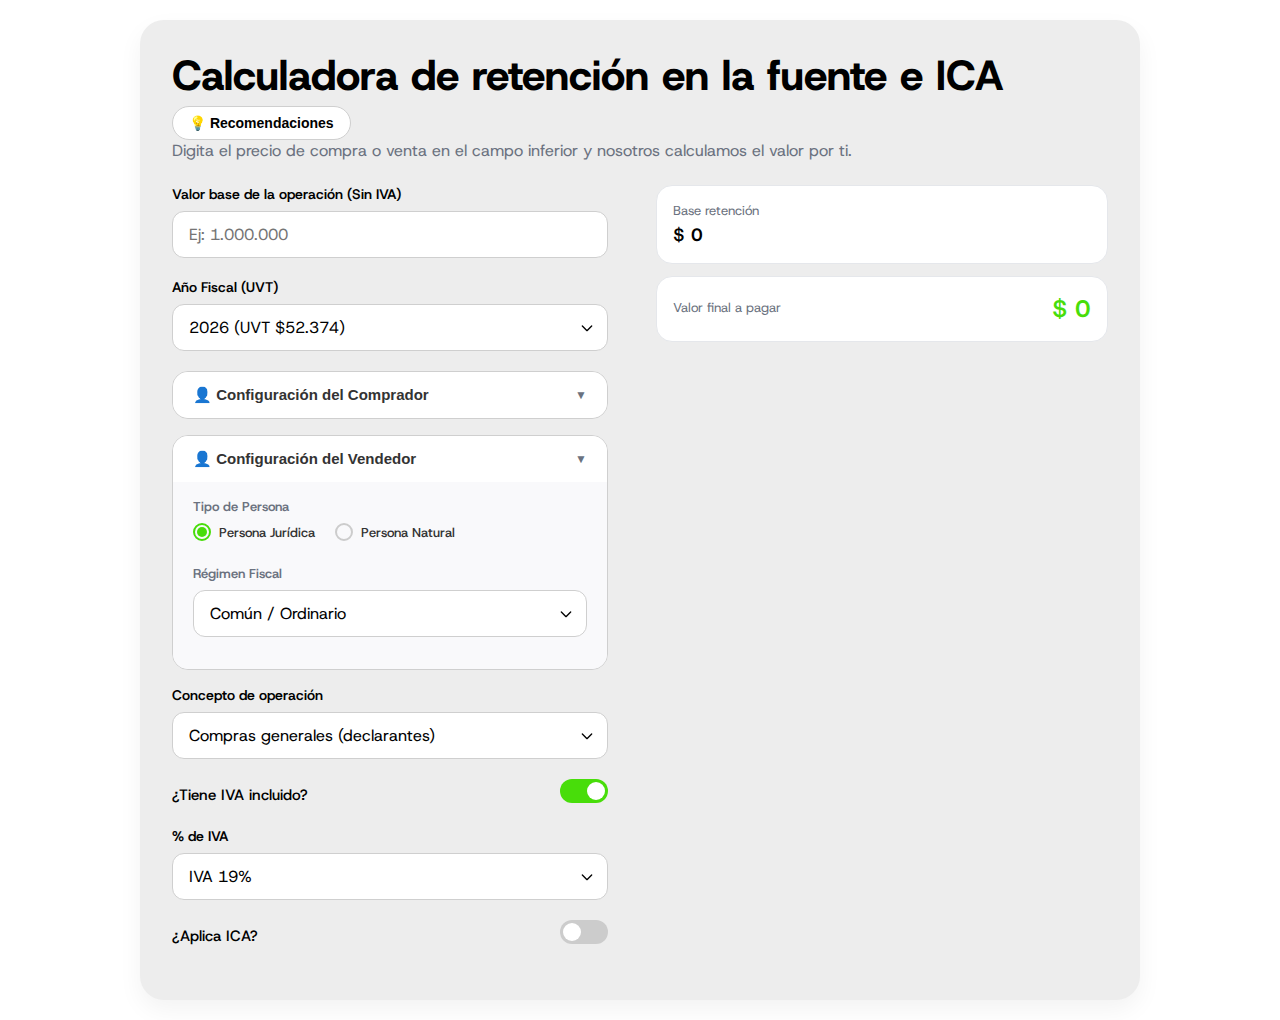
<file: index.html>
<!DOCTYPE html>
<html lang="es">

<head>
  <meta charset="UTF-8">
  <meta name="viewport" content="width=device-width, initial-scale=1.0">
  <title>Calculadora de Retención e ICA | Réplica</title>
  <link rel="preconnect" href="https://fonts.googleapis.com">
  <link rel="preconnect" href="https://fonts.gstatic.com" crossorigin>
  <link href="https://fonts.googleapis.com/css2?family=Host+Grotesk:wght@400;600;700;800&display=swap" rel="stylesheet">
  <link rel="stylesheet" href="style.css">
</head>

<body>
  <main class="calc-container">
    <header>
      <div class="header-top">
        <h1>Calculadora de retención en la fuente e ICA</h1>
        <button id="open-info" class="info-btn">💡 Recomendaciones</button>
      </div>
      <p class="instruction">Digita el precio de compra o venta en el campo inferior y nosotros calculamos el valor por
        ti.</p>
    </header>

    <!-- Modal Informatico -->
    <div id="info-modal" class="modal-overlay hidden">
      <div class="modal-content">
        <h2>Recomendaciones antes de aplicar retenciones</h2>
        <div class="modal-body">
          <ul>
            <li><strong>Revisa el RUT del proveedor o cliente:</strong> Verifica si es gran contribuyente,
              autorretenedor, régimen o si tiene exenciones. Esto define si debes aplicar retención.</li>
            <li><strong>Ten en cuenta los montos mínimos:</strong> Algunas retenciones solo aplican si el valor supera
              cierto umbral.</li>
            <li><strong>Confirma si la operación genera retención:</strong> No todas las compras o servicios aplican.
              Algunas actividades están exentas.</li>
            <li><strong>Considera la ciudad para calcular ICA:</strong> El porcentaje de ICA cambia según la ciudad y la
              actividad económica.</li>
            <li><strong>Conserva los soportes:</strong> Guarda RUT, certificados y facturas para efectos contables y
              tributarios.</li>
          </ul>
          <div class="modal-tip">
            <p><strong>Tip:</strong> Aplicar correctamente las retenciones mejora la reputación de tu negocio y evita
              conflictos por descuentos indebidos.</p>
          </div>
        </div>
        <p class="modal-footer">Haz clic en cualquier parte para cerrar</p>
      </div>
    </div>

    <div class="calc-content">
      <div class="calculator-form">
        <div class="input-group">
          <label for="price">Valor base de la operación (Sin IVA)</label>
          <input type="number" id="price" placeholder="Ej: 1.000.000" min="0">
        </div>

        <div class="input-group">
          <label for="uvt-year">Año Fiscal (UVT)</label>
          <select id="uvt-year">
            <option value="2025">2025 (UVT $49.799)</option>
            <option value="2026" selected>2026 (UVT $52.374)</option>
          </select>
        </div>

        <!-- Acuerdo: Configuración del Comprador -->
        <div class="accordion">
          <button type="button" class="accordion-header" id="buyer-toggle">
            <span class="accordion-title">👤 Configuración del Comprador</span>
            <span class="accordion-icon">▼</span>
          </button>
          <div class="accordion-content" id="buyer-content">
            <div class="inner-input-group">
              <label>Tipo de Persona</label>
              <div class="radio-group">
                <label class="radio-item">
                  <input type="radio" name="buyer-type" value="juridica" checked>
                  <span class="radio-label">Persona Jurídica</span>
                </label>
                <label class="radio-item">
                  <input type="radio" name="buyer-type" value="natural">
                  <span class="radio-label">Persona Natural</span>
                </label>
              </div>
            </div>
            <div class="inner-input-group">
              <label for="buyer-regime">Régimen Fiscal</label>
              <select id="buyer-regime">
                <option value="ordinario">Común / Ordinario</option>
                <option value="gran_contribuyente">Gran Contribuyente (O-13)</option>
                <option value="autorretenedor">Autorretenedor (O-15)</option>
                <option value="regimen_simple">Régimen Simple (O-47)</option>
              </select>
            </div>
            <div class="inner-input-group">
              <div class="switch-group" style="padding: 0; margin-bottom: 10px;">
                <span class="switch-label" style="font-weight: 500; font-size: 0.9rem;">¿Es agente de retención de
                  IVA?</span>
                <label class="switch">
                  <input type="checkbox" id="is-reteiva-agent">
                  <span class="slider"></span>
                </label>
              </div>
            </div>
            <div id="reteiva-rate-group" class="inner-input-group hidden">
              <label for="reteiva-rate">Tarifa de ReteIVA</label>
              <select id="reteiva-rate">
                <option value="15">15% (General)</option>
                <option value="100">100% (Entidades Estatales / Otros)</option>
              </select>
            </div>
          </div>
        </div>

        <!-- Acuerdo: Configuración del Vendedor -->
        <div class="accordion">
          <button type="button" class="accordion-header" id="seller-toggle">
            <span class="accordion-title">👤 Configuración del Vendedor</span>
            <span class="accordion-icon">▼</span>
          </button>
          <div class="accordion-content active" id="seller-content">
            <div class="inner-input-group">
              <label>Tipo de Persona</label>
              <div class="radio-group">
                <label class="radio-item">
                  <input type="radio" name="seller-type" value="juridica" checked>
                  <span class="radio-label">Persona Jurídica</span>
                </label>
                <label class="radio-item">
                  <input type="radio" name="seller-type" value="natural">
                  <span class="radio-label">Persona Natural</span>
                </label>
              </div>
            </div>
            <div class="inner-input-group">
              <label for="seller-regime">Régimen Fiscal</label>
              <select id="seller-regime">
                <option value="ordinario">Común / Ordinario</option>
                <option value="declarante">Persona Natural Declarante</option>
                <option value="no_declarante">Persona Natural No Declarante</option>
                <option value="gran_contribuyente">Gran Contribuyente (O-13)</option>
                <option value="autorretenedor">Autorretenedor (O-15)</option>
                <option value="regimen_simple">Régimen Simple (O-47)</option>
              </select>
            </div>
          </div>
        </div>

        <div class="input-group">
          <label for="concept">Concepto de operación</label>
          <select id="concept">
            <optgroup label="🛒 Compras">
              <option value="compras_generales">Compras generales (declarantes)</option>
              <option value="compras_tarjeta">Compras con tarjeta débito/crédito</option>
              <option value="compras_agricolas_sin_procesamiento">Productos agrícolas o pecuarios sin procesamiento
              </option>
              <option value="compras_agricolas_con_procesamiento">Productos agrícolas o pecuarios con procesamiento
              </option>
              <option value="compras_cafe">Café pergamino o cereza</option>
              <option value="compras_combustibles">Combustibles derivados del petróleo</option>
              <option value="compras_vehiculos">Vehículos</option>
            </optgroup>
            <optgroup label="🛠️ Servicios">
              <option value="servicios_generales">Servicios generales</option>
              <option value="servicios_vigilancia_aseo">Servicios de aseo y vigilancia</option>
              <option value="servicios_temporales">Servicios temporales de empleo</option>
              <option value="servicios_hoteles_restaurantes">Servicios de hoteles y restaurantes</option>
            </optgroup>
            <optgroup label="🏠 Arrendamientos">
              <option value="arrendamiento_inmuebles">Arrendamiento de bienes inmuebles</option>
              <option value="arrendamiento_muebles">Arrendamiento de bienes muebles</option>
            </optgroup>
            <optgroup label="💼 Honorarios y Comisiones">
              <option value="honorarios_juridica">Honorarios y comisiones (Personas Jurídicas)</option>
              <option value="honorarios_natural">Honorarios y comisiones (Personas Naturales)</option>
            </optgroup>
            <optgroup label="🚚 Transporte">
              <option value="transporte_carga">Transporte de carga</option>
              <option value="transporte_pasajeros_terrestre">Transporte nacional de pasajeros (terrestre)</option>
            </optgroup>
            <optgroup label="💰 Financieros">
              <option value="rendimientos_financieros">Rendimientos financieros</option>
            </optgroup>
            <optgroup label="🏗️ Construcción">
              <option value="contratos_construccion">Contratos de construcción y urbanización</option>
            </optgroup>
            <optgroup label="📊 Otros Ingresos">
              <option value="otros_ingresos">Otros ingresos tributarios</option>
            </optgroup>
          </select>
        </div>

        <div class="switch-group">
          <span class="switch-label">¿Tiene IVA incluido?</span>
          <label class="switch">
            <input type="checkbox" id="has-iva" checked>
            <span class="slider"></span>
          </label>
        </div>

        <div id="iva-select-group" class="input-group">
          <label for="iva-rate">% de IVA</label>
          <select id="iva-rate">
            <option value="19">IVA 19%</option>
            <option value="5">IVA 5%</option>
            <option value="0">Sin IVA (0%)</option>
          </select>
        </div>

        <div class="switch-group">
          <span class="switch-label">¿Aplica ICA?</span>
          <label class="switch">
            <input type="checkbox" id="apply-ica">
            <span class="slider"></span>
          </label>
        </div>

        <div id="ica-input-group" class="input-group hidden">
          <label for="ica-rate">% de retención de ICA</label>
          <input type="number" id="ica-rate" placeholder="Ej: 11.04" step="0.01">
        </div>
      </div>

      <div class="results-grid">
        <div class="result-card">
          <div class="result-label">Base retención</div>
          <div class="result-value" id="res-base">$0</div>
        </div>
        <div class="result-card" id="card-iva">
          <div class="result-label">Valor IVA</div>
          <div class="result-value" id="res-iva">$0</div>
        </div>
        <div class="result-card hidden" id="card-auto">
          <div class="result-label">
            Autorretención (Compra RST)
          </div>
          <div class="result-value" id="res-auto">$0</div>
        </div>
        <div class="result-card" id="card-rete">
          <div class="result-label">
            Retención fuente <span class="percentage-badge" id="badge-rete">2.5%</span>
          </div>
          <div class="result-value" id="res-rete">$0</div>
        </div>
        <div class="result-card" id="card-reteiva">
          <div class="result-label">
            Retención IVA <span class="percentage-badge" id="badge-reteiva">15% s/IVA</span>
          </div>
          <div class="result-value" id="res-reteiva">$0</div>
        </div>
        <div class="result-card" id="card-ica">
          <div class="result-label">
            Retención ICA <span class="percentage-badge hidden" id="badge-ica">0%</span>
          </div>
          <div class="result-value" id="res-ica">$0</div>
        </div>
        <div class="result-card full-width final-total">
          <div class="result-label">Valor final a pagar</div>
          <div class="result-value" id="res-total">$0</div>
        </div>
      </div>
    </div>
  </main>

  <script src="script.js"></script>
</body>

</html>
</file>
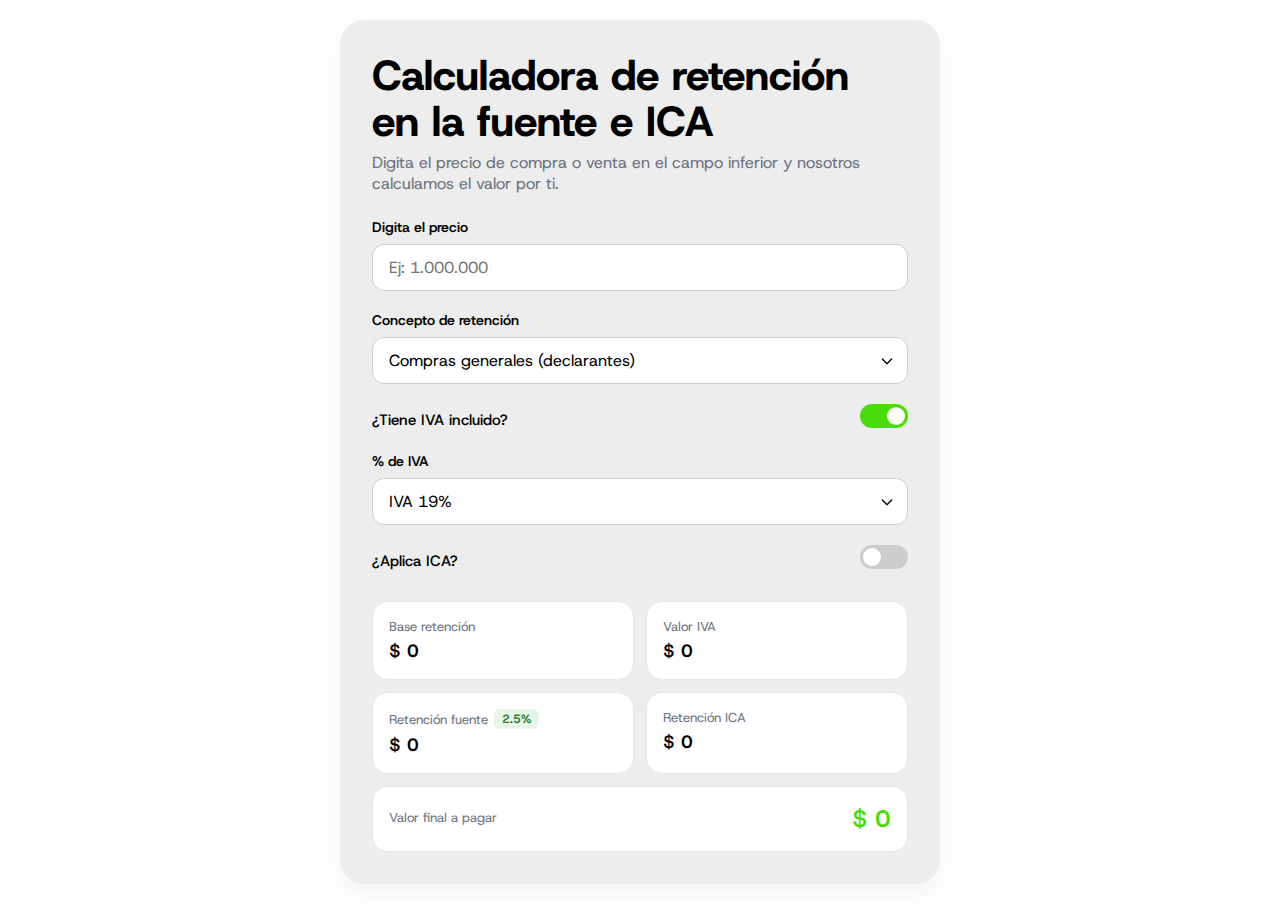
<file: backup/index.html>
<!DOCTYPE html>
<html lang="es">
<head>
  <meta charset="UTF-8">
  <meta name="viewport" content="width=device-width, initial-scale=1.0">
  <title>Calculadora de Retención e ICA | Réplica</title>
  <link rel="preconnect" href="https://fonts.googleapis.com">
  <link rel="preconnect" href="https://fonts.gstatic.com" crossorigin>
  <link href="https://fonts.googleapis.com/css2?family=Host+Grotesk:wght@400;600;700;800&display=swap" rel="stylesheet">
  <link rel="stylesheet" href="style.css">
</head>
<body>
  <main class="calc-container">
    <header>
      <h1>Calculadora de retención en la fuente e ICA</h1>
      <p class="instruction">Digita el precio de compra o venta en el campo inferior y nosotros calculamos el valor por ti.</p>
    </header>

    <div class="calculator-form">
      <div class="input-group">
        <label for="price">Digita el precio</label>
        <input type="number" id="price" placeholder="Ej: 1.000.000" min="0">
      </div>

      <div class="input-group">
        <label for="concept">Concepto de retención</label>
        <select id="concept">
          <option value="purchases-declarants" data-rate="2.5">Compras generales (declarantes)</option>
          <option value="purchases-non-declarants" data-rate="3.5">Compras generales (no declarantes)</option>
          <option value="services-declarants" data-rate="4">Servicios generales (declarantes)</option>
          <option value="services-non-declarants" data-rate="6">Servicios generales (no declarantes)</option>
          <option value="fees-declarants" data-rate="11">Honorarios y comisiones (declarantes)</option>
          <option value="fees-non-declarants" data-rate="10">Honorarios y comisiones (no declarantes)</option>
          <option value="purchases-card" data-rate="1.5">Compras con tarjeta débito o crédito</option>
        </select>
      </div>

      <div class="switch-group">
        <span class="switch-label">¿Tiene IVA incluido?</span>
        <label class="switch">
          <input type="checkbox" id="has-iva" checked>
          <span class="slider"></span>
        </label>
      </div>

      <div id="iva-select-group" class="input-group">
        <label for="iva-rate">% de IVA</label>
        <select id="iva-rate">
          <option value="19">IVA 19%</option>
          <option value="5">IVA 5%</option>
          <option value="0">Sin IVA (0%)</option>
        </select>
      </div>

      <div class="switch-group">
        <span class="switch-label">¿Aplica ICA?</span>
        <label class="switch">
          <input type="checkbox" id="apply-ica">
          <span class="slider"></span>
        </label>
      </div>

      <div id="ica-input-group" class="input-group hidden">
        <label for="ica-rate">% de retención de ICA</label>
        <input type="number" id="ica-rate" placeholder="Ej: 11.04" step="0.01">
      </div>
    </div>

    <div class="results-grid">
      <div class="result-card">
        <div class="result-label">Base retención</div>
        <div class="result-value" id="res-base">$0</div>
      </div>
      <div class="result-card">
        <div class="result-label">Valor IVA</div>
        <div class="result-value" id="res-iva">$0</div>
      </div>
      <div class="result-card">
        <div class="result-label">
          Retención fuente <span class="percentage-badge" id="badge-rete">2.5%</span>
        </div>
        <div class="result-value" id="res-rete">$0</div>
      </div>
      <div class="result-card">
        <div class="result-label">
          Retención ICA <span class="percentage-badge hidden" id="badge-ica">0%</span>
        </div>
        <div class="result-value" id="res-ica">$0</div>
      </div>
      <div class="result-card full-width final-total">
        <div class="result-label">Valor final a pagar</div>
        <div class="result-value" id="res-total">$0</div>
      </div>
    </div>
  </main>

  <script src="script.js"></script>
</body>
</html>
</file>
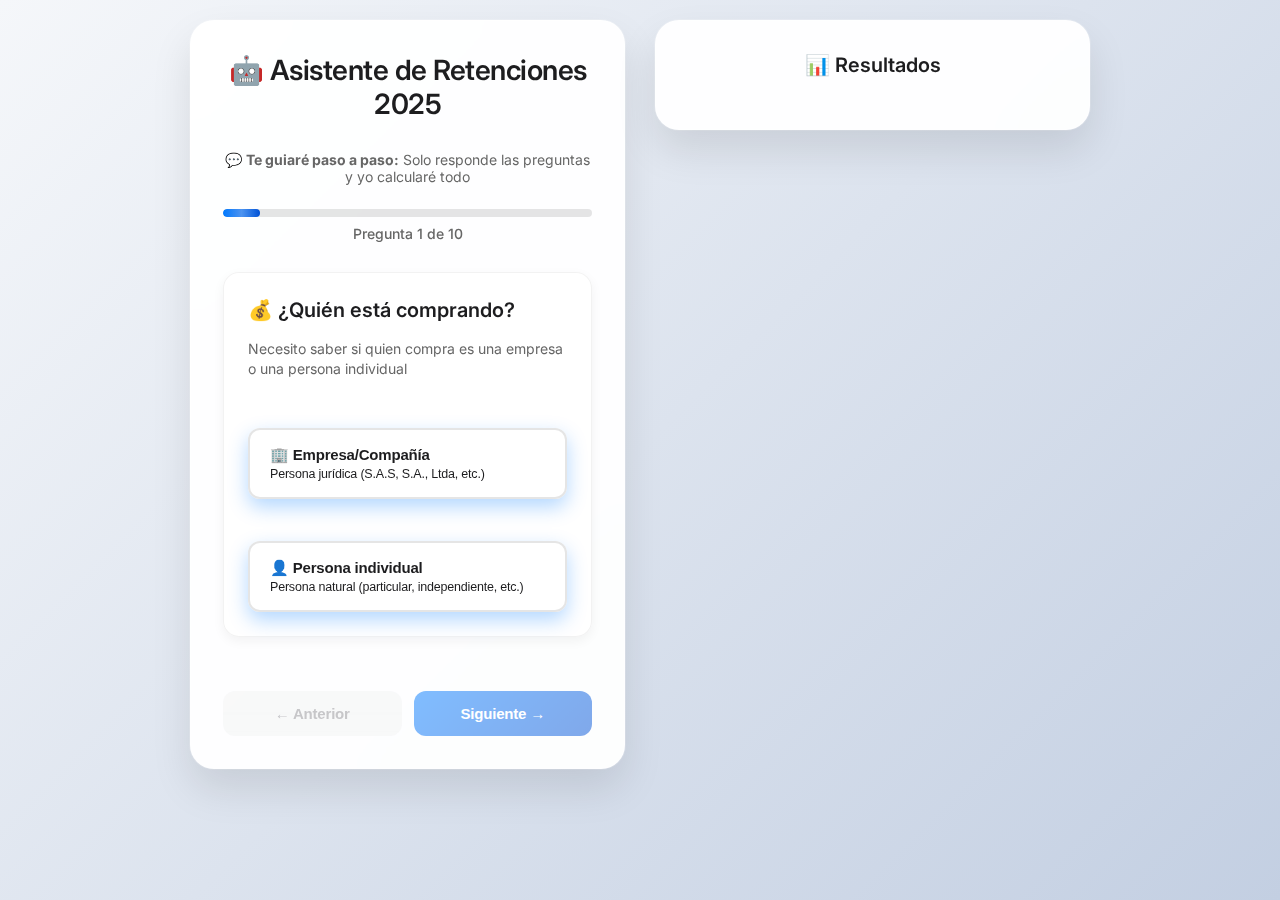
<file: EJEMPLO/AUXILIAR IBAGUE.html>
<!DOCTYPE html>
<html lang="es">

<head>
  <meta charset="UTF-8" />
  <meta name="viewport" content="width=device-width, initial-scale=1.0" />
  <title>Calculadora de Retención - Colombia 2025</title>
  <link href="https://fonts.googleapis.com/css2?family=Inter:wght@400;600&display=swap" rel="stylesheet" />
  <style>
    * {
      box-sizing: border-box;
      margin: 0;
      padding: 0;
    }

    body {
      font-family: -apple-system, BlinkMacSystemFont, 'Segoe UI', 'Inter', sans-serif;
      background: linear-gradient(135deg, #f5f7fa 0%, #c3cfe2 100%);
      padding: 20px;
      display: flex;
      justify-content: center;
      align-items: flex-start;
      min-height: 100vh;
      color: #1d1d1f;
    }

    .main-container {
      display: grid;
      grid-template-columns: 1fr 1fr;
      gap: 30px;
      max-width: 900px;
      width: 100%;
      margin: 0 auto;
    }

    .form-container {
      background: rgba(255, 255, 255, 0.95);
      backdrop-filter: blur(20px);
      border-radius: 24px;
      padding: 32px;
      box-shadow:
        0 20px 40px rgba(0, 0, 0, 0.1),
        0 0 0 1px rgba(255, 255, 255, 0.2);
      border: 1px solid rgba(255, 255, 255, 0.3);
      animation: containerFadeIn 0.5s ease-out;
    }

    .result-container {
      background: rgba(255, 255, 255, 0.95);
      backdrop-filter: blur(20px);
      border-radius: 24px;
      padding: 32px;
      box-shadow:
        0 20px 40px rgba(0, 0, 0, 0.1),
        0 0 0 1px rgba(255, 255, 255, 0.2);
      border: 1px solid rgba(255, 255, 255, 0.3);
      height: fit-content;
      position: sticky;
      top: 20px;
      animation: containerFadeIn 0.5s ease-out 0.2s both;
    }

    @keyframes containerFadeIn {
      from {
        opacity: 0;
        transform: translateY(10px);
      }

      to {
        opacity: 1;
        transform: translateY(0);
      }
    }

    h2 {
      text-align: center;
      margin-bottom: 30px;
      color: #1d1d1f;
      font-size: 28px;
      font-weight: 600;
      letter-spacing: -0.5px;
    }

    label {
      font-weight: 500;
      margin-top: 20px;
      margin-bottom: 8px;
      display: block;
      color: #1d1d1f;
      font-size: 15px;
      letter-spacing: -0.2px;
    }

    select,
    input[type="number"],
    input[type="text"] {
      width: 100%;
      padding: 16px 20px;
      margin-top: 0;
      border: 1px solid rgba(0, 0, 0, 0.1);
      border-radius: 12px;
      font-size: 16px;
      background: rgba(255, 255, 255, 0.8);
      backdrop-filter: blur(10px);
      transition: all 0.3s ease;
      color: #1d1d1f;
      font-weight: 400;
    }

    select:focus,
    input:focus {
      border: 1px solid #007AFF;
      outline: none;
      background: rgba(255, 255, 255, 0.95);
      box-shadow: 0 0 0 4px rgba(0, 122, 255, 0.1);
      transform: translateY(-1px);
      animation: inputFocus 0.3s ease-out;
    }

    @keyframes inputFocus {
      0% {
        transform: scale(1);
      }

      50% {
        transform: scale(1.02) translateY(-1px);
      }

      100% {
        transform: scale(1) translateY(-1px);
      }
    }

    select:hover,
    input:hover {
      border: 1px solid rgba(0, 0, 0, 0.2);
      background: rgba(255, 255, 255, 0.9);
    }

    .checkbox-label {
      display: flex;
      align-items: center;
      margin-top: 15px;
      padding: 12px 16px;
      background: rgba(255, 255, 255, 0.6);
      border-radius: 10px;
      border: 1px solid rgba(0, 0, 0, 0.05);
      transition: all 0.3s ease;
    }

    .checkbox-label:hover {
      background: rgba(255, 255, 255, 0.8);
      border: 1px solid rgba(0, 0, 0, 0.1);
    }

    .checkbox-label input {
      width: 18px;
      height: 18px;
      margin-right: 12px;
      accent-color: #007AFF;
    }

    .checkbox-label label {
      margin: 0;
      font-size: 15px;
      font-weight: 400;
      color: #1d1d1f;
    }

    button {
      background: linear-gradient(135deg, #007AFF 0%, #0051D5 100%);
      color: white;
      border: none;
      padding: 18px 24px;
      font-size: 17px;
      width: 100%;
      border-radius: 14px;
      margin-top: 30px;
      cursor: pointer;
      transition: all 0.3s ease;
      font-weight: 600;
      box-shadow:
        0 8px 20px rgba(0, 122, 255, 0.3),
        0 0 0 1px rgba(255, 255, 255, 0.1);
      letter-spacing: -0.2px;
      backdrop-filter: blur(10px);
    }

    button:hover {
      background: linear-gradient(135deg, #0051D5 0%, #003D99 100%);
      box-shadow:
        0 12px 28px rgba(0, 122, 255, 0.4),
        0 0 0 1px rgba(255, 255, 255, 0.2);
      transform: translateY(-2px);
    }

    button:active {
      transform: translateY(0);
      box-shadow:
        0 4px 12px rgba(0, 122, 255, 0.3),
        0 0 0 1px rgba(255, 255, 255, 0.1);
    }

    #btn-limpiar {
      background: linear-gradient(135deg, #8E8E93 0%, #6D6D70 100%) !important;
      margin-top: 12px !important;
      box-shadow:
        0 8px 20px rgba(142, 142, 147, 0.3),
        0 0 0 1px rgba(255, 255, 255, 0.1) !important;
    }

    #btn-limpiar:hover {
      background: linear-gradient(135deg, #6D6D70 0%, #48484A 100%) !important;
      box-shadow:
        0 12px 28px rgba(142, 142, 147, 0.4),
        0 0 0 1px rgba(255, 255, 255, 0.2) !important;
    }

    #resultado {
      background: rgba(248, 249, 250, 0.8);
      backdrop-filter: blur(10px);
      padding: 24px;
      border-radius: 16px;
      border-left: 4px solid #007AFF;
      margin-top: 0;
      height: fit-content;
      display: none;
      box-shadow: 0 8px 24px rgba(0, 122, 255, 0.1);
      animation: resultFadeIn 0.6s ease-out;
    }

    #resultado[style*="display: block"] {
      animation: resultFadeIn 0.6s ease-out;
    }

    @keyframes resultFadeIn {
      from {
        opacity: 0;
        transform: translateY(20px) scale(0.95);
      }

      to {
        opacity: 1;
        transform: translateY(0) scale(1);
      }
    }

    #resultado p {
      margin: 8px 0;
      font-size: 15px;
      word-wrap: break-word;
    }

    .valor-grande {
      font-size: 22px;
      font-weight: bold;
      color: #000;
      margin-top: 20px;
    }

    .valor-suave {
      color: #888;
    }

    #ica-container {
      display: none;
    }

    #declarante-container {
      display: none;
    }

    /* Responsive Design */
    @media (max-width: 768px) {
      body {
        padding: 10px;
      }

      .main-container {
        grid-template-columns: 1fr;
        gap: 20px;
        max-width: 100%;
      }

      .form-container,
      .result-container {
        padding: 24px;
        border-radius: 20px;
      }

      h2 {
        font-size: 24px;
        margin-bottom: 24px;
      }

      label {
        font-size: 14px;
        margin-top: 16px;
      }

      select,
      input[type="number"],
      input[type="text"] {
        padding: 14px 16px;
        font-size: 15px;
      }

      button {
        padding: 16px 20px;
        font-size: 16px;
        margin-top: 24px;
      }
    }

    /* Mejoras de UX */
    .form-section {
      margin-bottom: 24px;
    }

    .form-section:last-child {
      margin-bottom: 0;
    }

    .section-title {
      font-size: 18px;
      font-weight: 600;
      color: #1d1d1f;
      margin-bottom: 16px;
      padding-bottom: 8px;
      border-bottom: 2px solid rgba(0, 122, 255, 0.1);
    }

    /* Sistema de preguntas */
    .progress-container {
      margin-bottom: 30px;
    }

    .progress-bar {
      width: 100%;
      height: 8px;
      background: rgba(0, 0, 0, 0.1);
      border-radius: 4px;
      overflow: hidden;
      margin-bottom: 8px;
    }

    .progress-fill {
      height: 100%;
      background: linear-gradient(90deg, #007AFF 0%, #0051D5 100%);
      border-radius: 4px;
      transition: width 0.6s cubic-bezier(0.4, 0, 0.2, 1);
      width: 12.5%;
      position: relative;
      overflow: hidden;
    }

    .progress-fill::after {
      content: '';
      position: absolute;
      top: 0;
      left: 0;
      right: 0;
      bottom: 0;
      background: linear-gradient(90deg,
          transparent,
          rgba(255, 255, 255, 0.3),
          transparent);
      animation: progressShine 2s infinite;
    }

    @keyframes progressShine {
      0% {
        transform: translateX(-100%);
      }

      100% {
        transform: translateX(100%);
      }
    }

    .progress-text {
      text-align: center;
      font-size: 14px;
      color: #666;
      font-weight: 500;
    }

    .question-card {
      background: rgba(255, 255, 255, 0.8);
      backdrop-filter: blur(10px);
      border-radius: 16px;
      padding: 24px;
      margin-bottom: 20px;
      border: 1px solid rgba(0, 0, 0, 0.05);
      box-shadow: 0 4px 12px rgba(0, 0, 0, 0.05);
      display: none;
      opacity: 0;
      transform: translateY(20px);
      transition: opacity 0.4s cubic-bezier(0.4, 0, 0.2, 1),
        transform 0.4s cubic-bezier(0.4, 0, 0.2, 1);
      position: absolute;
      width: 100%;
      top: 0;
      left: 0;
    }

    .question-card.active {
      display: block;
      position: relative;
      opacity: 1;
      transform: translateY(0);
      animation: slideInUp 0.4s cubic-bezier(0.4, 0, 0.2, 1);
    }

    @keyframes slideInUp {
      from {
        opacity: 0;
        transform: translateY(20px);
      }

      to {
        opacity: 1;
        transform: translateY(0);
      }
    }

    .question-title {
      font-size: 20px;
      font-weight: 600;
      color: #1d1d1f;
      margin-bottom: 16px;
      line-height: 1.3;
      animation: fadeInDown 0.5s ease-out 0.1s both;
    }

    .question-subtitle {
      font-size: 14px;
      color: #666;
      margin-bottom: 20px;
      line-height: 1.4;
      animation: fadeInDown 0.5s ease-out 0.2s both;
    }

    @keyframes fadeInDown {
      from {
        opacity: 0;
        transform: translateY(-10px);
      }

      to {
        opacity: 1;
        transform: translateY(0);
      }
    }

    .options-container {
      display: grid;
      gap: 12px;
    }

    .option-button {
      background: rgba(255, 255, 255, 0.9);
      border: 2px solid rgba(0, 0, 0, 0.1);
      border-radius: 12px;
      padding: 16px 20px;
      cursor: pointer;
      transition: all 0.3s cubic-bezier(0.4, 0, 0.2, 1);
      text-align: left;
      font-size: 15px;
      font-weight: 500;
      color: #1d1d1f;
      position: relative;
      overflow: hidden;
      animation: slideInRight 0.4s ease-out both;
    }

    .option-button::before {
      content: '';
      position: absolute;
      top: 50%;
      left: 50%;
      width: 0;
      height: 0;
      border-radius: 50%;
      background: rgba(0, 122, 255, 0.1);
      transform: translate(-50%, -50%);
      transition: width 0.6s ease, height 0.6s ease;
    }

    .option-button:hover {
      border-color: #007AFF;
      background: rgba(0, 122, 255, 0.05);
      transform: translateY(-2px) scale(1.02);
      box-shadow: 0 4px 12px rgba(0, 122, 255, 0.15);
    }

    .option-button:hover::before {
      width: 300px;
      height: 300px;
    }

    .option-button.selected {
      border-color: #007AFF;
      background: rgba(0, 122, 255, 0.1);
      color: #007AFF;
      transform: scale(1.02);
      box-shadow: 0 4px 16px rgba(0, 122, 255, 0.2);
      animation: selectedPulse 0.4s ease-out;
    }

    @keyframes slideInRight {
      from {
        opacity: 0;
        transform: translateX(-20px);
      }

      to {
        opacity: 1;
        transform: translateX(0);
      }
    }

    @keyframes selectedPulse {
      0% {
        transform: scale(1);
      }

      50% {
        transform: scale(1.05);
      }

      100% {
        transform: scale(1.02);
      }
    }

    .navigation-buttons {
      display: flex;
      gap: 12px;
      margin-top: 24px;
    }

    .nav-button {
      flex: 1;
      padding: 14px 20px;
      border: none;
      border-radius: 12px;
      font-size: 15px;
      font-weight: 600;
      cursor: pointer;
      transition: all 0.3s cubic-bezier(0.4, 0, 0.2, 1);
      position: relative;
      overflow: hidden;
    }

    .nav-button::after {
      content: '';
      position: absolute;
      top: 50%;
      left: 50%;
      width: 0;
      height: 0;
      border-radius: 50%;
      background: rgba(255, 255, 255, 0.3);
      transform: translate(-50%, -50%);
      transition: width 0.6s ease, height 0.6s ease;
    }

    .nav-button:active::after {
      width: 300px;
      height: 300px;
    }

    .nav-button.prev {
      background: rgba(142, 142, 147, 0.1);
      color: #8E8E93;
    }

    .nav-button.prev:hover:not(:disabled) {
      background: rgba(142, 142, 147, 0.2);
      transform: translateY(-2px);
      box-shadow: 0 4px 12px rgba(142, 142, 147, 0.2);
    }

    .nav-button.next {
      background: linear-gradient(135deg, #007AFF 0%, #0051D5 100%);
      color: white;
      box-shadow: 0 4px 12px rgba(0, 122, 255, 0.3);
    }

    .nav-button.next:hover:not(:disabled) {
      background: linear-gradient(135deg, #0051D5 0%, #003D99 100%);
      transform: translateY(-2px);
      box-shadow: 0 6px 20px rgba(0, 122, 255, 0.4);
    }

    .nav-button:disabled {
      opacity: 0.5;
      cursor: not-allowed;
      transform: none !important;
      box-shadow: none !important;
    }

    /* Animación para opciones con delay escalonado */
    .options-container .option-button:nth-child(1) {
      animation-delay: 0.1s;
    }

    .options-container .option-button:nth-child(2) {
      animation-delay: 0.15s;
    }

    .options-container .option-button:nth-child(3) {
      animation-delay: 0.2s;
    }

    .options-container .option-button:nth-child(4) {
      animation-delay: 0.25s;
    }

    .options-container .option-button:nth-child(5) {
      animation-delay: 0.3s;
    }

    .options-container .option-button:nth-child(6) {
      animation-delay: 0.35s;
    }

    .options-container .option-button:nth-child(7) {
      animation-delay: 0.4s;
    }

    .options-container .option-button:nth-child(8) {
      animation-delay: 0.45s;
    }
  </style>
</head>

<body>
  <div class="main-container">
    <div class="form-container">
      <h2>🤖 Asistente de Retenciones 2025</h2>
      <p style="text-align: center; color: #666; font-size: 14px; margin-bottom: 24px;">
        💬 <strong>Te guiaré paso a paso:</strong> Solo responde las preguntas y yo calcularé todo
      </p>

      <!-- Progreso -->
      <div class="progress-container">
        <div class="progress-bar">
          <div class="progress-fill" id="progressFill"></div>
        </div>
        <div class="progress-text" id="progressText">Pregunta 1 de 8</div>
      </div>

      <!-- Contenedor de preguntas -->
      <div class="questions-container" id="questionsContainer" style="position: relative; min-height: 400px;">

        <!-- Pregunta 1: ¿Quién compra? -->
        <div class="question-card active" data-question="1">
          <div class="question-title">💰 ¿Quién está comprando?</div>
          <div class="question-subtitle">Necesito saber si quien compra es una empresa o una persona individual</div>
          <div class="options-container">
            <button class="option-button" data-value="persona_juridica">
              🏢 <strong>Empresa/Compañía</strong><br>
              <small>Persona jurídica (S.A.S, S.A., Ltda, etc.)</small>
            </button>
            <button class="option-button" data-value="persona_natural">
              👤 <strong>Persona individual</strong><br>
              <small>Persona natural (particular, independiente, etc.)</small>
            </button>
          </div>
        </div>

        <!-- Pregunta 2: ¿Quién vende? -->
        <div class="question-card" data-question="2">
          <div class="question-title">🛒 ¿Quién está vendiendo?</div>
          <div class="question-subtitle">Ahora necesito saber si quien vende es una empresa o una persona individual
          </div>
          <div class="options-container">
            <button class="option-button" data-value="persona_juridica">
              🏢 <strong>Empresa/Compañía</strong><br>
              <small>Persona jurídica (S.A.S, S.A., Ltda, etc.)</small>
            </button>
            <button class="option-button" data-value="persona_natural">
              👤 <strong>Persona individual</strong><br>
              <small>Persona natural (particular, independiente, etc.)</small>
            </button>
          </div>
        </div>

        <!-- Pregunta 3: Tipo de empresa vendedora -->
        <div class="question-card" data-question="3">
          <div class="question-title">🏷️ ¿Qué tipo de empresa es quien vende?</div>
          <div class="question-subtitle">Esto me ayuda a saber qué responsabilidades fiscales tiene</div>
          <div class="options-container" id="responsabilidadesOptions">
            <!-- Se llenará dinámicamente -->
          </div>
        </div>

        <!-- Pregunta 4: ¿Es declarante? -->
        <div class="question-card" data-question="4" id="declaranteQuestion" style="display: none;">
          <div class="question-title">📋 ¿La persona declara impuesto de renta?</div>
          <div class="question-subtitle">Esto afecta las tarifas de retención que se aplicarán</div>
          <div class="options-container">
            <button class="option-button" data-value="declarante">
              ✅ <strong>Sí declara</strong><br>
              <small>La persona presenta declaración de renta</small>
            </button>
            <button class="option-button" data-value="no_declarante">
              ❌ <strong>No declara</strong><br>
              <small>La persona NO presenta declaración de renta</small>
            </button>
          </div>
        </div>

        <!-- Pregunta 5: Valor de la operación -->
        <div class="question-card" data-question="5">
          <div class="question-title">💰 ¿Cuál es el valor de la operación?</div>
          <div class="question-subtitle">Ingresa el valor sin IVA (el valor base de la operación)</div>
          <div class="options-container">
            <input type="number" id="valorOperacion" placeholder="Ej: 1000000"
              style="width: 100%; padding: 16px; border: 2px solid rgba(0,0,0,0.1); border-radius: 12px; font-size: 16px;" />
          </div>
        </div>

        <!-- Pregunta 6: Tipo de operación -->
        <div class="question-card" data-question="6">
          <div class="question-title">📋 ¿Qué tipo de operación es?</div>
          <div class="question-subtitle">Selecciona la categoría que mejor describe tu operación</div>
          <div class="options-container">
            <button class="option-button" data-value="compras">
              🛒 <strong>Compras de bienes/productos</strong><br>
              <small>Compra de mercancías, suministros, materiales, etc.</small>
            </button>
            <button class="option-button" data-value="servicios">
              🔧 <strong>Servicios generales</strong><br>
              <small>Consultoría, mantenimiento, servicios varios</small>
            </button>
            <button class="option-button" data-value="transporte">
              🚛 <strong>Servicios de transporte</strong><br>
              <small>Transporte de carga, pasajeros, etc.</small>
            </button>
            <button class="option-button" data-value="arrendamientos">
              🏢 <strong>Arrendamientos</strong><br>
              <small>Arriendo de inmuebles, equipos, etc.</small>
            </button>
            <button class="option-button" data-value="honorarios">
              💼 <strong>Honorarios y comisiones</strong><br>
              <small>Pagos por servicios profesionales</small>
            </button>
            <button class="option-button" data-value="financieros">
              🏦 <strong>Servicios financieros</strong><br>
              <small>Intereses, rendimientos financieros</small>
            </button>
            <button class="option-button" data-value="construccion">
              🏗️ <strong>Construcción</strong><br>
              <small>Contratos de construcción y urbanización</small>
            </button>
            <button class="option-button" data-value="otros">
              📋 <strong>Otros conceptos</strong><br>
              <small>Otras operaciones no clasificadas</small>
            </button>
          </div>
        </div>

        <!-- Pregunta 7: Subconcepto específico -->
        <div class="question-card" data-question="7" id="subconceptoQuestion" style="display: none;">
          <div class="question-title">📝 ¿Cuál es el concepto específico?</div>
          <div class="question-subtitle">Ahora selecciona el concepto más específico de tu operación</div>
          <div class="options-container" id="subconceptoOptions">
            <!-- Se llenará dinámicamente -->
          </div>
        </div>

        <!-- Pregunta 8: IVA -->
        <div class="question-card" data-question="8">
          <div class="question-title">💸 ¿Qué IVA aplica a esta operación?</div>
          <div class="question-subtitle">Selecciona la tarifa de IVA que corresponde</div>
          <div class="options-container">
            <button class="option-button" data-value="0.05">
              🟢 <strong>IVA 5%</strong><br>
              <small>Alimentos básicos, medicamentos, etc.</small>
            </button>
            <button class="option-button" data-value="0.19">
              🔴 <strong>IVA 19%</strong><br>
              <small>Productos y servicios normales</small>
            </button>
            <button class="option-button" data-value="exento">
              ⚪ <strong>Exento de IVA</strong><br>
              <small>Operaciones exentas según la ley</small>
            </button>
            <button class="option-button" data-value="excluido">
              ⚫ <strong>Excluido de IVA</strong><br>
              <small>Operaciones excluidas del IVA</small>
            </button>
          </div>
        </div>

        <!-- Pregunta 9: Ubicación -->
        <div class="question-card" data-question="9">
          <div class="question-title">🏙️ ¿La operación se realiza en Ibagué?</div>
          <div class="question-subtitle">Esto determina si aplica el ICA de Ibagué</div>
          <div class="options-container">
            <button class="option-button" data-value="si">
              ✅ <strong>Sí, en Ibagué</strong><br>
              <small>La operación se realiza en Ibagué, Tolima</small>
            </button>
            <button class="option-button" data-value="no">
              ❌ <strong>No, en otra ciudad</strong><br>
              <small>La operación se realiza fuera de Ibagué</small>
            </button>
          </div>
        </div>

        <!-- Pregunta 10: ICA Ibagué -->
        <div class="question-card" data-question="10" id="icaQuestion" style="display: none;">
          <div class="question-title">🏛️ ¿Cuál es el tipo de actividad para ICA Ibagué?</div>
          <div class="question-subtitle">Selecciona el tipo de actividad económica según tarifas de Ibagué</div>
          <div class="options-container">
            <button class="option-button" data-value="5.5">
              🏪 <strong>Comercio al por menor</strong><br>
              <small>Tiendas, almacenes, ventas al detalle (5.5‰)</small>
            </button>
            <button class="option-button" data-value="5.0">
              🏭 <strong>Industria manufacturera</strong><br>
              <small>Fabricación, producción industrial (5.0‰)</small>
            </button>
            <button class="option-button" data-value="6.0">
              🏢 <strong>Servicios profesionales</strong><br>
              <small>Consultoría, servicios técnicos (6.0‰)</small>
            </button>
            <button class="option-button" data-value="7.0">
              🍽️ <strong>Restaurantes y hoteles</strong><br>
              <small>Servicios de alimentación y hospedaje (7.0‰)</small>
            </button>
            <button class="option-button" data-value="6.5">
              🚛 <strong>Transporte</strong><br>
              <small>Servicios de transporte terrestre (6.5‰)</small>
            </button>
            <button class="option-button" data-value="7.5">
              🏗️ <strong>Construcción</strong><br>
              <small>Obras civiles, construcción (7.5‰)</small>
            </button>
          </div>
        </div>

        <!-- Botones de navegación -->
        <div class="navigation-buttons">
          <button class="nav-button prev" id="prevBtn" disabled>← Anterior</button>
          <button class="nav-button next" id="nextBtn" disabled>Siguiente →</button>
        </div>
      </div>
    </div>

    <div class="result-container">
      <h3 style="text-align: center; margin-bottom: 20px; color: #1d1d1f; font-size: 20px; font-weight: 600;">
        📊 Resultados
      </h3>
      <div id="resultado"></div>
    </div>
  </div>

  <script>
    // Sistema de preguntas paso a paso
    let currentQuestion = 1;
    const totalQuestions = 10;
    let answers = {};

    const tablaRetencion = {
      // COMPRAS
      compras_generales: {
        declarante: { base: 498000, tarifa: 0.025 },
        no_declarante: { base: 498000, tarifa: 0.035 }
      },
      compras_tarjeta: { base: 0, tarifa: 0.015 },
      compras_agricolas_sin_procesamiento: { base: 3486000, tarifa: 0.015 },
      compras_agricolas_con_procesamiento: {
        declarante: { base: 498000, tarifa: 0.025 },
        no_declarante: { base: 498000, tarifa: 0.035 }
      },
      compras_cafe: { base: 3486000, tarifa: 0.005 },
      compras_combustibles: { base: 0, tarifa: 0.001 },
      compras_vehiculos: { base: 0, tarifa: 0.01 },
      compras_oro: { base: 0, tarifa: 0.025 },
      compras_vivienda_hasta_10000uvt: { base: 0, tarifa: 0.01 },
      compras_vivienda_exceso_10000uvt: { base: 497990000, tarifa: 0.025 },
      compras_bienes_raices_no_vivienda: { base: 0, tarifa: 0.025 },

      // SERVICIOS
      servicios_generales: {
        declarante: { base: 100000, tarifa: 0.04 },
        no_declarante: { base: 100000, tarifa: 0.06 }
      },
      emolumentos_eclesiasticos: {
        declarante: { base: 498000, tarifa: 0.04 },
        no_declarante: { base: 498000, tarifa: 0.035 }
      },
      transporte_carga: { base: 100000, tarifa: 0.01 },
      transporte_pasajeros_terrestre: {
        declarante: { base: 498000, tarifa: 0.035 },
        no_declarante: { base: 498000, tarifa: 0.035 }
      },
      transporte_pasajeros_aereo_maritimo: { base: 100000, tarifa: 0.01 },
      servicios_temporales: { base: 100000, tarifa: 0.01 },
      servicios_vigilancia_aseo: { base: 100000, tarifa: 0.02 },
      servicios_salud_ips: { base: 100000, tarifa: 0.02 },
      servicios_hoteles_restaurantes: {
        declarante: { base: 100000, tarifa: 0.035 },
        no_declarante: { base: 100000, tarifa: 0.035 }
      },
      servicios_software: { base: 0, tarifa: 0.035 },

      // ARRENDAMIENTOS
      arrendamiento_muebles: { base: 0, tarifa: 0.04 },
      arrendamiento_inmuebles: {
        declarante: { base: 498000, tarifa: 0.035 },
        no_declarante: { base: 498000, tarifa: 0.035 }
      },

      // HONORARIOS Y COMISIONES
      honorarios_juridica: { base: 0, tarifa: 0.11 },
      honorarios_natural: {
        declarante: { base: 0, tarifa: 0.11 },
        no_declarante: { base: 0, tarifa: 0.10 }
      },

      // FINANCIEROS
      intereses_financieros: { base: 0, tarifa: 0.07 },
      rendimientos_renta_fija: { base: 0, tarifa: 0.04 },

      // JUEGOS Y APUESTAS
      loterias_rifas: { base: 2390000, tarifa: 0.20 },
      juegos_suerte_azar: { base: 249000, tarifa: 0.03 },

      // CONSTRUCCION
      contratos_construccion: { base: 498000, tarifa: 0.02 },

      // OTROS
      otros_ingresos: {
        declarante: { base: 498000, tarifa: 0.025 },
        no_declarante: { base: 498000, tarifa: 0.035 }
      },
      enajenacion_activos_fijos: { base: 0, tarifa: 0.01 }
    };

    // Definición de subconceptos por categoría principal
    const subconceptosPorCategoria = {
      compras: [
        { value: 'compras_generales', label: '📦 Compras normales de productos/suministros' },
        { value: 'compras_tarjeta', label: '💳 Compras pagadas con tarjeta' },
        { value: 'compras_agricolas_sin_procesamiento', label: '🌾 Compras de productos agrícolas frescos' },
        { value: 'compras_agricolas_con_procesamiento', label: '🏭 Compras de productos agrícolas procesados' },
        { value: 'compras_cafe', label: '☕ Compras de café (pregamino o cereza)' },
        { value: 'compras_combustibles', label: '⛽ Compras de gasolina, diésel, etc.' },
        { value: 'compras_vehiculos', label: '🚗 Compras de carros, motos, etc.' },
        { value: 'compras_oro', label: '🥇 Compras de oro (empresas comerciales)' },
        { value: 'compras_vivienda_hasta_10000uvt', label: '🏠 Compra casa para vivir (hasta $498 millones)' },
        { value: 'compras_vivienda_exceso_10000uvt', label: '🏘️ Compra casa para vivir (más de $498 millones)' },
        { value: 'compras_bienes_raices_no_vivienda', label: '🏢 Compra terrenos/oficinas (no para vivir)' }
      ],
      servicios: [
        { value: 'servicios_generales', label: '🛠️ Servicios varios (consultoría, mantenimiento, etc.)' },
        { value: 'emolumentos_eclesiasticos', label: '⛪ Pagos a iglesias o entidades religiosas' },
        { value: 'servicios_temporales', label: '👥 Servicios de personal temporal' },
        { value: 'servicios_vigilancia_aseo', label: '🛡️ Servicios de seguridad y limpieza' },
        { value: 'servicios_salud_ips', label: '🏥 Servicios médicos (hospitales, clínicas)' },
        { value: 'servicios_hoteles_restaurantes', label: '🍽️ Servicios de hoteles y restaurantes' },
        { value: 'servicios_software', label: '💻 Licencias de programas de computador' },
        { value: 'otros_ingresos', label: '📋 Otros ingresos varios' }
      ],
      transporte: [
        { value: 'transporte_carga', label: '🚚 Transporte de mercancías' },
        { value: 'transporte_pasajeros_terrestre', label: '🚌 Transporte de pasajeros por carretera' },
        { value: 'transporte_pasajeros_aereo_maritimo', label: '✈️ Transporte de pasajeros por avión/barco' }
      ],
      arrendamientos: [
        { value: 'arrendamiento_inmuebles', label: '🏠 Arriendo de casas, oficinas, locales' },
        { value: 'arrendamiento_muebles', label: '🪑 Arriendo de equipos, muebles, maquinaria' }
      ],
      honorarios: [
        { value: 'honorarios_juridica', label: '🏢 Honorarios pagados a empresas' },
        { value: 'honorarios_natural', label: '👤 Honorarios pagados a personas' }
      ],
      financieros: [
        { value: 'intereses_financieros', label: '💰 Intereses de préstamos, inversiones' },
        { value: 'rendimientos_renta_fija', label: '📈 Rendimientos de bonos, CDT' }
      ],
      juegos: [
        { value: 'loterias_rifas', label: '🎲 Loterías, rifas, apuestas' },
        { value: 'juegos_suerte_azar', label: '🎰 Juegos de suerte y azar' }
      ],
      construccion: [
        { value: 'contratos_construccion', label: '🏗️ Contratos de construcción y urbanización' }
      ],
      otros: [
        { value: 'otros_ingresos', label: '📋 Otros ingresos varios' },
        { value: 'enajenacion_activos_fijos', label: '🏭 Venta de activos fijos' }
      ]
    };

    const conceptosConDeclarantes = [
      'compras_generales',
      'compras_agricolas_con_procesamiento',
      'servicios_generales',
      'emolumentos_eclesiasticos',
      'transporte_pasajeros_terrestre',
      'servicios_hoteles_restaurantes',
      'honorarios_natural',
      'arrendamiento_inmuebles',
      'otros_ingresos'
    ];

    // Elementos del DOM
    const progressFill = document.getElementById('progressFill');
    const progressText = document.getElementById('progressText');
    const prevBtn = document.getElementById('prevBtn');
    const nextBtn = document.getElementById('nextBtn');
    const questionsContainer = document.getElementById('questionsContainer');
    const resultado = document.getElementById('resultado');

    // Código obsoleto eliminado - ahora se maneja con el sistema de preguntas

    // Código del formulario obsoleto eliminado - ahora se usa el sistema de preguntas

    // Funciones del sistema de preguntas
    function updateProgress() {
      const progress = (currentQuestion / totalQuestions) * 100;
      progressFill.style.width = progress + '%';
      progressText.textContent = `Pregunta ${currentQuestion} de ${totalQuestions}`;
    }

    function showQuestion(questionNumber) {
      // Ocultar todas las preguntas
      document.querySelectorAll('.question-card').forEach(card => {
        card.classList.remove('active');
      });

      // Manejar preguntas condicionales
      const declaranteCard = document.getElementById('declaranteQuestion');
      if (declaranteCard) {
        if (questionNumber === 4) {
          declaranteCard.style.display = answers.quienVende === 'persona_natural' ? 'block' : 'none';
        } else {
          declaranteCard.style.display = answers.quienVende === 'persona_natural' ? 'block' : 'none';
        }
      }

      const subconceptoCard = document.getElementById('subconceptoQuestion');
      if (subconceptoCard) {
        if (questionNumber === 7) {
          // Mostrar pregunta 7 solo si hay concepto principal
          if (answers.conceptoPrincipal) {
            subconceptoCard.style.display = 'block';
          } else {
            subconceptoCard.style.display = 'none';
          }
        } else {
          // Mantener visible si hay concepto principal
          subconceptoCard.style.display = answers.conceptoPrincipal ? 'block' : 'none';
        }
      }

      const icaCard = document.getElementById('icaQuestion');
      if (icaCard) {
        if (questionNumber === 10) {
          icaCard.style.display = answers.ibague === true ? 'block' : 'none';
        } else {
          icaCard.style.display = answers.ibague === true ? 'block' : 'none';
        }
      }

      // Mostrar la pregunta actual
      const currentCard = document.querySelector(`[data-question="${questionNumber}"]`);
      if (!currentCard) {
        // Si no existe la pregunta, calcular resultados
        calcularResultados();
        return;
      }

      // Asegurarse de que la pregunta esté visible antes de activarla
      if (currentCard.id === 'subconceptoQuestion' && !answers.conceptoPrincipal) {
        // No mostrar si no hay concepto principal, saltar a siguiente
        const nextValid = getNextValidQuestion(questionNumber);
        if (nextValid) {
          currentQuestion = nextValid;
          showQuestion(currentQuestion);
        } else {
          calcularResultados();
        }
        return;
      }
      if (currentCard.id === 'declaranteQuestion' && answers.quienVende !== 'persona_natural') {
        // No mostrar si no es persona natural, saltar a siguiente
        const nextValid = getNextValidQuestion(questionNumber);
        if (nextValid) {
          currentQuestion = nextValid;
          showQuestion(currentQuestion);
        } else {
          calcularResultados();
        }
        return;
      }
      if (currentCard.id === 'icaQuestion' && !answers.ibague) {
        // No mostrar si no es Ibagué, calcular resultados
        calcularResultados();
        return;
      }

      // Si llegamos aquí, mostrar la pregunta
      currentCard.classList.add('active');

      // Actualizar botones de navegación
      prevBtn.disabled = questionNumber === 1;

      // Verificar si la pregunta actual tiene respuesta válida
      const hasValidAnswer = hasAnswer(questionNumber);
      nextBtn.disabled = !hasValidAnswer;

      // Determinar si es la última pregunta válida
      const nextValid = getNextValidQuestion(questionNumber);
      const isLastQuestion = nextValid === null;

      // Cambiar texto del botón siguiente en la última pregunta
      if (isLastQuestion) {
        nextBtn.textContent = '🧮 Calcular';
      } else {
        nextBtn.textContent = 'Siguiente →';
      }

      updateProgress();
    }

    function hasAnswer(questionNumber) {
      // Verificar respuestas específicas por pregunta
      if (questionNumber === 5) {
        return !!answers.valor && answers.valor > 0;
      }
      if (questionNumber === 4) {
        // Pregunta 4 solo se muestra si es persona natural
        if (answers.quienVende !== 'persona_natural') {
          return true; // Se salta, así que siempre tiene "respuesta"
        }
        return !!answers['question4'] || !!answers.declarante;
      }
      if (questionNumber === 7) {
        // Verificar que haya subconcepto seleccionado
        return !!answers['question7'] || !!answers.subconcepto;
      }
      if (questionNumber === 10) {
        // Pregunta 10 solo se muestra si es Ibagué
        if (!answers.ibague) {
          return true; // Se salta, así que siempre tiene "respuesta"
        }
        return !!answers['question10'] || !!answers.ica;
      }
      // Para las demás preguntas, verificar si hay respuesta
      return !!answers['question' + questionNumber];
    }

    function loadResponsabilidades(tipoPersona) {
      const container = document.getElementById('responsabilidadesOptions');
      container.innerHTML = '';

      const responsabilidades = {
        persona_juridica: [
          { value: 'O-13', label: '🏢 Gran Contribuyente (empresa grande)' },
          { value: 'O-15', label: '🔄 Autorretenedor (se retiene a sí mismo)' },
          { value: 'O-23', label: '💰 Agente de Retención IVA (retiene IVA)' },
          { value: 'O-47', label: '📋 Régimen Simple (empresa pequeña)' },
          { value: 'R-99-PN', label: '❌ No responsable de retenciones' },
          { value: 'NINGUNA', label: '🚫 Sin responsabilidad fiscal' },
        ],
        persona_natural: [
          { value: 'O-47', label: '📋 Régimen Simple (persona pequeña)' },
          { value: 'R-99-PN', label: '❌ No responsable de retenciones' },
          { value: 'NINGUNA', label: '🚫 Sin responsabilidad fiscal' },
        ],
      };

      (responsabilidades[tipoPersona] || []).forEach((opcion, index) => {
        const button = document.createElement('button');
        button.className = 'option-button';
        button.setAttribute('data-value', opcion.value);
        button.innerHTML = opcion.label;
        button.style.animationDelay = `${index * 0.05 + 0.1}s`;
        container.appendChild(button);
      });
    }

    function loadSubconceptos(categoria) {
      console.log('Cargando subconceptos para:', categoria);

      const container = document.getElementById('subconceptoOptions');
      if (!container) {
        console.error('Container no encontrado');
        return;
      }

      // Limpiar container
      container.innerHTML = '';

      // Crear opciones basadas en la categoría
      let opciones = [];

      if (categoria === 'compras') {
        opciones = [
          { value: 'compras_generales', label: '📦 Compras normales de productos/suministros' },
          { value: 'compras_tarjeta', label: '💳 Compras pagadas con tarjeta' },
          { value: 'compras_agricolas_sin_procesamiento', label: '🌾 Compras de productos agrícolas frescos' },
          { value: 'compras_agricolas_con_procesamiento', label: '🏭 Compras de productos agrícolas procesados' },
          { value: 'compras_cafe', label: '☕ Compras de café (pregamino o cereza)' },
          { value: 'compras_combustibles', label: '⛽ Compras de gasolina, diésel, etc.' },
          { value: 'compras_vehiculos', label: '🚗 Compras de carros, motos, etc.' },
          { value: 'compras_oro', label: '🥇 Compras de oro (empresas comerciales)' },
          { value: 'compras_vivienda_hasta_10000uvt', label: '🏠 Compra casa para vivir (hasta $498 millones)' },
          { value: 'compras_vivienda_exceso_10000uvt', label: '🏘️ Compra casa para vivir (más de $498 millones)' },
          { value: 'compras_bienes_raices_no_vivienda', label: '🏢 Compra terrenos/oficinas (no para vivir)' }
        ];
      } else if (categoria === 'servicios') {
        opciones = [
          { value: 'servicios_generales', label: '🛠️ Servicios varios (consultoría, mantenimiento, etc.)' },
          { value: 'emolumentos_eclesiasticos', label: '⛪ Pagos a iglesias o entidades religiosas' },
          { value: 'servicios_temporales', label: '👥 Servicios de personal temporal' },
          { value: 'servicios_vigilancia_aseo', label: '🛡️ Servicios de seguridad y limpieza' },
          { value: 'servicios_salud_ips', label: '🏥 Servicios médicos (hospitales, clínicas)' },
          { value: 'servicios_hoteles_restaurantes', label: '🍽️ Servicios de hoteles y restaurantes' },
          { value: 'servicios_software', label: '💻 Licencias de programas de computador' },
          { value: 'otros_ingresos', label: '📋 Otros ingresos varios' }
        ];
      } else if (categoria === 'transporte') {
        opciones = [
          { value: 'transporte_carga', label: '🚚 Transporte de mercancías' },
          { value: 'transporte_pasajeros_terrestre', label: '🚌 Transporte de pasajeros por carretera' },
          { value: 'transporte_pasajeros_aereo_maritimo', label: '✈️ Transporte de pasajeros por avión/barco' }
        ];
      } else if (categoria === 'arrendamientos') {
        opciones = [
          { value: 'arrendamiento_inmuebles', label: '🏠 Arriendo de casas, oficinas, locales' },
          { value: 'arrendamiento_muebles', label: '🪑 Arriendo de equipos, muebles, maquinaria' }
        ];
      } else if (categoria === 'honorarios') {
        opciones = [
          { value: 'honorarios_juridica', label: '🏢 Honorarios pagados a empresas' },
          { value: 'honorarios_natural', label: '👤 Honorarios pagados a personas' }
        ];
      } else if (categoria === 'financieros') {
        opciones = [
          { value: 'intereses_financieros', label: '💰 Intereses de préstamos, inversiones' },
          { value: 'rendimientos_renta_fija', label: '📈 Rendimientos de bonos, CDT' }
        ];
      } else if (categoria === 'construccion') {
        opciones = [
          { value: 'contratos_construccion', label: '🏗️ Contratos de construcción y urbanización' }
        ];
      } else if (categoria === 'otros') {
        opciones = [
          { value: 'otros_ingresos', label: '📋 Otros ingresos varios' },
          { value: 'enajenacion_activos_fijos', label: '🏭 Venta de activos fijos' }
        ];
      } else {
        // Opción genérica si no se encuentra la categoría
        opciones = [
          { value: categoria + '_general', label: `📋 ${categoria.charAt(0).toUpperCase() + categoria.slice(1)} general` }
        ];
      }

      // Crear botones
      opciones.forEach((opcion, index) => {
        const button = document.createElement('button');
        button.className = 'option-button';
        button.setAttribute('data-value', opcion.value);
        button.innerHTML = `<strong>${opcion.label}</strong>`;
        button.style.animationDelay = `${index * 0.05 + 0.1}s`;
        container.appendChild(button);
      });

      console.log(`Creados ${opciones.length} botones para ${categoria}`);
    }


    // Event listener completamente nuevo y simple
    document.addEventListener('click', function (e) {
      if (e.target.classList.contains('option-button')) {
        // Obtener información básica
        const questionCard = e.target.closest('.question-card');
        const questionNumber = parseInt(questionCard.dataset.question);
        const value = e.target.dataset.value;

        // Limpiar selecciones anteriores
        questionCard.querySelectorAll('.option-button').forEach(btn => {
          btn.classList.remove('selected');
          btn.style.backgroundColor = '';
          btn.style.borderColor = '';
        });

        // Marcar como seleccionado (estilos)
        e.target.classList.add('selected');
        e.target.style.backgroundColor = '#e3f2fd';
        e.target.style.borderColor = '#2196f3';

        // Guardar respuesta genérica (para hasAnswer)
        answers['question' + questionNumber] = value;

        // Casos especiales - guardar en propiedades específicas para cálculos
        if (questionNumber === 2) {
          answers.quienVende = value;
          loadResponsabilidades(value);
        }

        if (questionNumber === 3) {
          answers.responsabilidades = value;
          // Nota: answers['question' + questionNumber] ya fue guardado arriba y satisface hasAnswer(3)
        }

        if (questionNumber === 6) {
          answers.conceptoPrincipal = value;
          loadSubconceptos(value);
          // Mostrar pregunta 7 si es necesario
          const subconceptoCard = document.getElementById('subconceptoQuestion');
          if (subconceptoCard) {
            subconceptoCard.style.display = 'block';
          }
        }

        if (questionNumber === 7) {
          answers.subconcepto = value;
        }

        if (questionNumber === 8) {
          answers.iva = value;
        }

        if (questionNumber === 9) {
          answers.ibague = value === 'si';
          const icaQuestion = document.getElementById('icaQuestion');
          if (icaQuestion) {
            icaQuestion.style.display = value === 'si' ? 'block' : 'none';
          }
        }

        if (questionNumber === 10) {
          answers.ica = parseFloat(value);
        }

        // Habilitar siguiente
        nextBtn.disabled = false;
      }
    });


    // Manejar input de valor con validación y sanitización
    document.getElementById('valorOperacion').addEventListener('input', (e) => {
      // Sanitizar: solo permitir números y punto decimal
      let valorSanitizado = e.target.value.replace(/[^0-9.]/g, '');

      // Prevenir múltiples puntos decimales
      const partes = valorSanitizado.split('.');
      if (partes.length > 2) {
        valorSanitizado = partes[0] + '.' + partes.slice(1).join('');
      }

      // Actualizar el input si fue modificado
      if (valorSanitizado !== e.target.value) {
        e.target.value = valorSanitizado;
      }

      // Parsear y validar
      const valor = parseFloat(valorSanitizado);

      // Validación de rango (máximo 999 billones de pesos colombianos)
      if (valor > 999999999999999) {
        e.target.value = '999999999999999';
        answers.valor = 999999999999999;
      } else if (valor < 0) {
        e.target.value = '0';
        answers.valor = 0;
      } else {
        answers.valor = valor || 0;
      }

      nextBtn.disabled = !hasAnswer(5);
    });

    // Función para obtener la siguiente pregunta válida
    function getNextValidQuestion(currentQ) {
      let nextQ = currentQ + 1;

      // Si ya pasamos la última pregunta, retornar null
      if (nextQ > totalQuestions) {
        return null;
      }

      // Saltar pregunta 4 si no es persona natural
      if (nextQ === 4 && answers.quienVende !== 'persona_natural') {
        nextQ = 5;
      }

      // La pregunta 7 debe mostrarse si hay concepto principal
      // Si llegamos a la pregunta 7 sin concepto principal, hay un problema
      if (nextQ === 7 && !answers.conceptoPrincipal) {
        // Si no hay concepto principal, no deberíamos llegar aquí, pero por seguridad volvemos a 6
        return 6;
      }

      // Saltar pregunta 10 si no es Ibagué
      if (nextQ === 10 && !answers.ibague) {
        return null; // No hay más preguntas
      }

      // Asegurar que no se pase de la última pregunta
      if (nextQ > totalQuestions) {
        return null;
      }

      return nextQ;
    }

    // Función para obtener la pregunta anterior válida
    function getPrevValidQuestion(currentQ) {
      let prevQ = currentQ - 1;

      // Saltar pregunta 10 si no es Ibagué
      if (prevQ === 10 && !answers.ibague) {
        prevQ = 9;
      }

      // NO saltar pregunta 7 - siempre debe mostrarse

      // Saltar pregunta 4 si no es persona natural
      if (prevQ === 4 && answers.quienVende !== 'persona_natural') {
        prevQ = 3;
      }

      return prevQ;
    }

    // Botones de navegación
    prevBtn.addEventListener('click', () => {
      if (currentQuestion > 1) {
        currentQuestion = getPrevValidQuestion(currentQuestion);
        showQuestion(currentQuestion);
      }
    });

    nextBtn.addEventListener('click', () => {
      const nextQuestion = getNextValidQuestion(currentQuestion);
      if (nextQuestion) {
        currentQuestion = nextQuestion;
        showQuestion(currentQuestion);
      } else {
        // Calcular resultados
        calcularResultados();
      }
    });

    function calcularResultados() {
      // =====================================================
      // VALIDACIONES DE ENTRADA
      // =====================================================

      // Validar que existan todas las respuestas necesarias
      if (!answers.valor || answers.valor <= 0) {
        alert('⚠️ Error: El valor de la operación debe ser mayor a $0');
        return;
      }

      if (!answers.subconcepto) {
        alert('⚠️ Error: Debe seleccionar un concepto de retención');
        return;
      }

      if (!answers.responsabilidades) {
        alert('⚠️ Error: Debe seleccionar las responsabilidades fiscales del vendedor');
        return;
      }

      // =====================================================
      // EXTRACCIÓN SEGURA DE DATOS
      // =====================================================

      const valorBase = parseFloat(answers.valor) || 0;
      const tarifaIVA = answers.iva === 'exento' || answers.iva === 'excluido' ? 0 : parseFloat(answers.iva) || 0;
      const valorIVA = valorBase * tarifaIVA;
      const valorTotalConIVA = valorBase + valorIVA;

      const esIbagué = answers.ibague === true;
      const tarifaICA = parseFloat(answers.ica) || 0;
      const esNoDeclarante = answers.declarante === 'no_declarante';
      const concepto = String(answers.subconcepto).trim();
      const esRegimenSimple = answers.responsabilidades === 'O-47';

      if (!concepto || !tablaRetencion[concepto]) {
        alert('Error: No se pudo determinar el concepto de retención.');
        return;
      }

      let reteIVA = 0;
      // NOTA: La calculadora asume que el COMPRADOR es agente de retención IVA.
      // Solo se aplica ReteIVA si el vendedor cobra IVA y NO es Gran Contribuyente.
      const vendedorEsGC = answers.responsabilidades === 'O-13';

      if (tarifaIVA > 0 && !vendedorEsGC) {
        // Retención de IVA en servicios (base mínima $100,000)
        if (['servicios_generales', 'emolumentos_eclesiasticos', 'servicios_temporales',
          'servicios_vigilancia_aseo', 'servicios_salud_ips', 'servicios_hoteles_restaurantes',
          'servicios_software', 'transporte_carga', 'transporte_pasajeros_aereo_maritimo',
          'arrendamiento_muebles', 'contratos_construccion'].includes(concepto)) {
          if (valorBase >= 100000) {
            reteIVA = valorIVA * 0.15;
          }
        }
        // Retención de IVA en compras (base mínima $498,000)
        else if (['compras_generales', 'compras_tarjeta', 'compras_agricolas_sin_procesamiento',
          'compras_agricolas_con_procesamiento', 'compras_cafe', 'compras_combustibles',
          'compras_vehiculos', 'compras_oro', 'compras_vivienda_hasta_10000uvt',
          'compras_vivienda_exceso_10000uvt', 'compras_bienes_raices_no_vivienda',
          'arrendamiento_inmuebles', 'otros_ingresos', 'enajenacion_activos_fijos'].includes(concepto)) {
          if (valorBase >= 498000) {
            reteIVA = valorIVA * 0.15;
          }
        }
      }

      // Definir variables de exclusión
      const esGranContribuyente = answers.responsabilidades === 'O-13';
      const esAutorretenedor = answers.responsabilidades === 'O-15';

      let retefuente = 0;
      let tarifaAplicada = 0;
      const datosRetencion = tablaRetencion[concepto];

      // Aplicar retención SOLO si el vendedor NO es:
      // - Régimen Simple (O-47)
      // - Gran Contribuyente (O-13)
      // - Autorretenedor (O-15)
      if (!esRegimenSimple && !esGranContribuyente && !esAutorretenedor) {
        if (datosRetencion?.tarifa !== undefined) {
          // Conceptos con tarifa única
          if (valorBase >= datosRetencion.base) {
            retefuente = valorBase * datosRetencion.tarifa;
            tarifaAplicada = datosRetencion.tarifa;
          }
        } else if (datosRetencion?.declarante && datosRetencion?.no_declarante) {
          // Conceptos que dependen de si es declarante o no
          const tipo = esNoDeclarante ? 'no_declarante' : 'declarante';
          const datos = datosRetencion[tipo];
          if (datos && valorBase >= datos.base) {
            retefuente = valorBase * datos.tarifa;
            tarifaAplicada = datos.tarifa;
          }
        }
      }

      // =====================================================
      // CÁLCULO DE ICA (CORRECCIÓN CRÍTICA)
      // =====================================================
      // IMPORTANTE: El Régimen Simple NO paga ICA municipal porque ya está
      // incluido en la tarifa única del régimen simple tributario.
      // Ref: Art. 903 del Estatuto Tributario (Ley 1819 de 2016)

      let ica = 0;
      if (esIbagué && !esRegimenSimple) {
        ica = valorBase * (tarifaICA / 1000);

        // Validación: asegurar que ICA no sea negativo o NaN
        if (isNaN(ica) || ica < 0) {
          ica = 0;
        }
      }
      const totalRetenciones = retefuente + reteIVA + ica;
      const valorNeto = valorTotalConIVA - totalRetenciones;

      // =====================================================
      // NOTAS INFORMATIVAS
      // =====================================================

      const notaRegimenSimple = esRegimenSimple
        ? '<p class="valor-suave">📋 <strong>Nota Régimen Simple:</strong> El vendedor es Régimen Simple (O-47). No se aplica Retefuente ni ICA (incluidos en tarifa única del régimen).</p>'
        : '';

      const notaGranContribuyente = esGranContribuyente
        ? '<p class="valor-suave">🏢 <strong>Nota Gran Contribuyente:</strong> El vendedor es Gran Contribuyente (O-13). No se aplica Retefuente ni ReteIVA.</p>'
        : '';

      const notaAutorretenedor = esAutorretenedor
        ? '<p class="valor-suave">🔄 <strong>Nota Autorretenedor:</strong> El vendedor es Autorretenedor (O-15). No se aplica Retefuente porque se autoretiene.</p>'
        : '';

      // =====================================================
      // RENDERIZADO SEGURO DE RESULTADOS
      // =====================================================

      // Validación final: asegurar que no haya NaN en los cálculos
      const validarNumero = (num) => isNaN(num) || !isFinite(num) ? 0 : num;

      const valorBaseSafe = validarNumero(valorBase);
      const valorIVASafe = validarNumero(valorIVA);
      const retefuenteSafe = validarNumero(retefuente);
      const reteIVASafe = validarNumero(reteIVA);
      const icaSafe = validarNumero(ica);
      const totalRetencionesSafe = validarNumero(totalRetenciones);
      const valorNetoSafe = validarNumero(valorNeto);

      resultado.innerHTML = `
        <hr style="margin: 15px 0; border: 1px solid #eee;">
        <p class="valor-suave"><strong>💰 Valor base:</strong> $${valorBaseSafe.toLocaleString('es-CO', { minimumFractionDigits: 2, maximumFractionDigits: 2 })}</p>
        <p class="valor-suave"><strong>💸 IVA (${(tarifaIVA * 100).toFixed(0)}%):</strong> $${valorIVASafe.toLocaleString('es-CO', { minimumFractionDigits: 2, maximumFractionDigits: 2 })}</p>
        <hr style="margin: 10px 0; border: 1px solid #eee;">
        <p class="valor-suave"><strong>📋 Retefuente (${(tarifaAplicada * 100).toFixed(1)}%):</strong> $${retefuenteSafe.toLocaleString('es-CO', { minimumFractionDigits: 2, maximumFractionDigits: 2 })}</p>
        <p class="valor-suave"><strong>💸 ReteIVA (15% sobre IVA):</strong> $${reteIVASafe.toLocaleString('es-CO', { minimumFractionDigits: 2, maximumFractionDigits: 2 })}</p>
        <p class="valor-suave"><strong>🏛️ ICA Ibagué (${tarifaICA.toFixed(2)}‰):</strong> $${icaSafe.toLocaleString('es-CO', { minimumFractionDigits: 2, maximumFractionDigits: 2 })}</p>
        ${notaRegimenSimple}
        ${notaGranContribuyente}
        ${notaAutorretenedor}
        <hr style="margin: 15px 0; border: 2px solid #007bff;">
        <p class="valor-grande">💸 <strong>Total Retenciones:</strong> $${Math.round(totalRetencionesSafe).toLocaleString('es-CO')}</p>
        <p class="valor-grande">✅ <strong>Valor neto a pagar:</strong> $${Math.round(valorNetoSafe).toLocaleString('es-CO')}</p>
      `;
      resultado.style.display = 'block';
      // Forzar reflow para activar la animación
      resultado.offsetHeight;
      resultado.style.animation = 'none';
      setTimeout(() => {
        resultado.style.animation = 'resultFadeIn 0.6s ease-out';
      }, 10);
    }

    // Inicializar
    document.addEventListener('DOMContentLoaded', () => {
      showQuestion(1);
    });
  </script>
</body>

</html>
</file>
<file: style.css>
:root {
  --primary-green: #48dd0a;
  --bg-page: #ffffff;
  --bg-container: #ededed;
  --bg-card: #ffffff;
  --text-main: #000000;
  --text-muted: #6b7280;
  --border-color: #cfcfcf;
  --badge-bg: #e8f5e9;
  --badge-text: #2e7d32;
  --font-family: 'Host Grotesk', 'Roboto', 'Helvetica', 'Arial', sans-serif;
  --transition-speed: 0.3s;
}

* {
  box-sizing: border-box;
  margin: 0;
  padding: 0;
}

body {
  font-family: var(--font-family);
  background-color: var(--bg-page);
  color: var(--text-main);
  display: flex;
  justify-content: center;
  align-items: center;
  min-height: 100vh;
  padding: 20px;
}

.calc-container {
  background-color: var(--bg-container);
  width: 100%;
  max-width: 1000px;
  /* Increased for 2 columns */
  padding: 32px;
  border-radius: 24px;
  box-shadow: 0 10px 25px rgba(0, 0, 0, 0.05);
  margin: auto;
}

header {
  margin-bottom: 24px;
  text-align: left;
}

h1 {
  font-size: 42px;
  font-weight: 800;
  line-height: 1.1;
  margin-bottom: 8px;
}

.instruction {
  font-size: 16px;
  color: var(--text-muted);
  margin-bottom: 24px;
}

/* Layout Grid */
.calc-content {
  display: grid;
  grid-template-columns: 1fr 1fr;
  gap: 32px;
  align-items: start;
}

.calculator-form {
  padding-right: 16px;
}

.input-group {
  margin-bottom: 20px;
}

label {
  display: block;
  font-size: 14px;
  font-weight: 600;
  margin-bottom: 8px;
}

input[type="number"],
select {
  width: 100%;
  padding: 12px 16px;
  border: 1px solid var(--border-color);
  border-radius: 12px;
  font-size: 16px;
  font-family: inherit;
  transition: border-color var(--transition-speed);
  appearance: none;
  background-color: #fff;
}

input[type="number"]:focus,
select:focus {
  outline: none;
  border-color: var(--primary-green);
}

select {
  background-image: url("data:image/svg+xml,%3Csvg xmlns='http://www.w3.org/2000/svg' fill='none' viewBox='0 0 24 24' stroke='currentColor'%3E%3Cpath stroke-linecap='round' stroke-linejoin='round' stroke-width='2' d='M19 9l-7 7-7-7'%3E%3C/path%3E%3C/svg%3E");
  background-repeat: no-repeat;
  background-position: right 12px center;
  background-size: 16px;
}

/* Switches */
.switch-group {
  display: flex;
  align-items: center;
  justify-content: space-between;
  margin-bottom: 16px;
}

.switch-label {
  font-size: 15px;
  font-weight: 500;
}

.switch {
  position: relative;
  display: inline-block;
  width: 48px;
  height: 24px;
}

.switch input {
  opacity: 0;
  width: 0;
  height: 0;
}

.slider {
  position: absolute;
  cursor: pointer;
  top: 0;
  left: 0;
  right: 0;
  bottom: 0;
  background-color: #ccc;
  transition: .4s;
  border-radius: 24px;
}

.slider:before {
  position: absolute;
  content: "";
  height: 18px;
  width: 18px;
  left: 3px;
  bottom: 3px;
  background-color: white;
  transition: .4s;
  border-radius: 50%;
}

input:checked+.slider {
  background-color: var(--primary-green);
}

input:checked+.slider:before {
  transform: translateX(24px);
}

/* Results Area */
.results-grid {
  display: grid;
  grid-template-columns: 1fr;
  /* Single column inside the results side */
  gap: 12px;
}

.result-card {
  background-color: var(--bg-card);
  padding: 16px;
  border-radius: 16px;
  border: 1px solid #e5e7eb;
}

.result-card.full-width {
  display: flex;
  justify-content: space-between;
  align-items: center;
}

.result-label {
  font-size: 13px;
  color: var(--text-muted);
  margin-bottom: 4px;
  display: flex;
  align-items: center;
  gap: 6px;
}

.result-value {
  font-size: 18px;
  font-weight: 700;
}

.final-total .result-value {
  color: var(--primary-green);
  font-size: 24px;
}

.percentage-badge {
  background-color: var(--badge-bg);
  color: var(--badge-text);
  padding: 2px 8px;
  border-radius: 6px;
  font-size: 12px;
  font-weight: 700;
}

.hidden {
  display: none !important;
}

.inactive-result {
  opacity: 0.6;
  background-color: #f5f5f5;
  color: var(--text-muted);
  border-style: dashed;
}

@media (max-width: 768px) {
  .calc-content {
    grid-template-columns: 1fr;
  }

  .calculator-form {
    padding-right: 0;
    margin-bottom: 24px;
  }

  h1 {
    font-size: 32px;
  }
}

/* Accordion Styles */
.accordion {
  margin-bottom: 16px;
  border: 1px solid var(--border-color);
  border-radius: 16px;
  overflow: hidden;
  background-color: #f9f9fb;
}

.accordion-header {
  width: 100%;
  padding: 14px 20px;
  display: flex;
  justify-content: space-between;
  align-items: center;
  background-color: #fff;
  border: none;
  cursor: pointer;
  text-align: left;
  transition: background-color 0.2s;
}

.accordion-header:hover {
  background-color: #f3f3f6;
}

.accordion-title {
  font-size: 15px;
  font-weight: 700;
  color: #333;
  display: flex;
  align-items: center;
  gap: 8px;
}

.accordion-icon {
  font-size: 12px;
  transition: transform 0.3s;
  color: var(--text-muted);
}

.accordion-content {
  max-height: 0;
  padding: 0 20px;
  overflow: hidden;
  transition: max-height 0.3s ease-out, padding 0.3s ease;
  background-color: #f9f9fb;
}

.accordion-content.active {
  max-height: 500px;
  padding: 16px 20px;
}

.inner-input-group {
  margin-bottom: 16px;
}

.inner-input-group label {
  font-size: 13px;
  color: var(--text-muted);
  margin-bottom: 8px;
}

/* Radio Button Styles */
.radio-group {
  display: flex;
  gap: 20px;
  margin-top: 4px;
}

.radio-item {
  display: flex;
  align-items: center;
  gap: 8px;
  cursor: pointer;
  font-size: 14px;
  font-weight: 500;
}

.radio-item input[type="radio"] {
  appearance: none;
  width: 18px;
  height: 18px;
  border: 2px solid #ccc;
  border-radius: 50%;
  margin: 0;
  display: flex;
  align-items: center;
  justify-content: center;
  transition: border-color 0.2s;
}

.radio-item input[type="radio"]:checked {
  border-color: var(--primary-green);
}

.radio-item input[type="radio"]:after {
  content: "";
  width: 10px;
  height: 10px;
  border-radius: 50%;
  background-color: var(--primary-green);
  display: none;
}

.radio-item input[type="radio"]:checked:after {
  display: block;
}

.radio-label {
  color: #333;
}

.info-btn {
  background-color: #fff;
  border: 1px solid var(--border-color);
  padding: 8px 16px;
  border-radius: 20px;
  font-size: 14px;
  font-weight: 600;
  cursor: pointer;
  transition: all var(--transition-speed);
  white-space: nowrap;
}

.info-btn:hover {
  background-color: var(--badge-bg);
  border-color: var(--primary-green);
  transform: translateY(-2px);
}

/* Modal Stylings */
.modal-overlay {
  position: fixed;
  top: 0;
  left: 0;
  width: 100%;
  height: 100%;
  background-color: rgba(0, 0, 0, 0.5);
  display: flex;
  justify-content: center;
  align-items: center;
  z-index: 1000;
  backdrop-filter: blur(4px);
  transition: opacity 0.3s ease;
}

.modal-content {
  background-color: #fff;
  width: 90%;
  max-width: 550px;
  padding: 32px;
  border-radius: 24px;
  box-shadow: 0 20px 50px rgba(0, 0, 0, 0.2);
  animation: modalIn 0.3s ease-out;
}

@keyframes modalIn {
  from {
    opacity: 0;
    transform: translateY(30px);
  }

  to {
    opacity: 1;
    transform: translateY(0);
  }
}

.modal-content h2 {
  font-size: 24px;
  margin-bottom: 20px;
  color: #1d1d1f;
}

.modal-body ul {
  list-style: none;
}

.modal-body li {
  margin-bottom: 16px;
  font-size: 15px;
  line-height: 1.5;
  position: relative;
  padding-left: 20px;
}

.modal-body li:before {
  content: "•";
  color: var(--primary-green);
  font-weight: bold;
  position: absolute;
  left: 0;
}

.modal-tip {
  background-color: var(--badge-bg);
  padding: 16px;
  border-radius: 12px;
  margin-top: 20px;
  font-size: 14px;
  border-left: 4px solid var(--primary-green);
}

.modal-footer {
  margin-top: 24px;
  font-size: 12px;
  text-align: center;
  color: var(--text-muted);
  text-transform: uppercase;
  letter-spacing: 1px;
}
</file>
<file: backup/style.css>
:root {
  --primary-green: #48dd0a;
  --bg-page: #ffffff;
  --bg-container: #ededed;
  --bg-card: #ffffff;
  --text-main: #000000;
  --text-muted: #6b7280;
  --border-color: #cfcfcf;
  --badge-bg: #e8f5e9;
  --badge-text: #2e7d32;
  --font-family: 'Host Grotesk', 'Roboto', 'Helvetica', 'Arial', sans-serif;
  --transition-speed: 0.3s;
}

* {
  box-sizing: border-box;
  margin: 0;
  padding: 0;
}

body {
  font-family: var(--font-family);
  background-color: var(--bg-page);
  color: var(--text-main);
  display: flex;
  justify-content: center;
  align-items: center;
  min-height: 100vh;
  padding: 20px;
}

.calc-container {
  background-color: var(--bg-container);
  width: 100%;
  max-width: 600px;
  padding: 32px;
  border-radius: 24px;
  box-shadow: 0 10px 25px rgba(0,0,0,0.05);
}

header {
  margin-bottom: 24px;
  text-align: left;
}

h1 {
  font-size: 42px;
  font-weight: 800;
  line-height: 1.1;
  margin-bottom: 8px;
}

.instruction {
  font-size: 16px;
  color: var(--text-muted);
  margin-bottom: 24px;
}

.input-group {
  margin-bottom: 20px;
}

label {
  display: block;
  font-size: 14px;
  font-weight: 600;
  margin-bottom: 8px;
}

input[type="number"], select {
  width: 100%;
  padding: 12px 16px;
  border: 1px solid var(--border-color);
  border-radius: 12px;
  font-size: 16px;
  font-family: inherit;
  transition: border-color var(--transition-speed);
  appearance: none;
  background-color: #fff;
}

input[type="number"]:focus, select:focus {
  outline: none;
  border-color: var(--primary-green);
}

select {
  background-image: url("data:image/svg+xml,%3Csvg xmlns='http://www.w3.org/2000/svg' fill='none' viewBox='0 0 24 24' stroke='currentColor'%3E%3Cpath stroke-linecap='round' stroke-linejoin='round' stroke-width='2' d='M19 9l-7 7-7-7'%3E%3C/path%3E%3C/svg%3E");
  background-repeat: no-repeat;
  background-position: right 12px center;
  background-size: 16px;
}

/* Switches */
.switch-group {
  display: flex;
  align-items: center;
  justify-content: space-between;
  margin-bottom: 16px;
}

.switch-label {
  font-size: 15px;
  font-weight: 500;
}

.switch {
  position: relative;
  display: inline-block;
  width: 48px;
  height: 24px;
}

.switch input {
  opacity: 0;
  width: 0;
  height: 0;
}

.slider {
  position: absolute;
  cursor: pointer;
  top: 0;
  left: 0;
  right: 0;
  bottom: 0;
  background-color: #ccc;
  transition: .4s;
  border-radius: 24px;
}

.slider:before {
  position: absolute;
  content: "";
  height: 18px;
  width: 18px;
  left: 3px;
  bottom: 3px;
  background-color: white;
  transition: .4s;
  border-radius: 50%;
}

input:checked + .slider {
  background-color: var(--primary-green);
}

input:checked + .slider:before {
  transform: translateX(24px);
}

/* Results Area */
.results-grid {
  display: grid;
  grid-template-columns: repeat(2, 1fr);
  gap: 12px;
  margin-top: 24px;
}

.result-card {
  background-color: var(--bg-card);
  padding: 16px;
  border-radius: 16px;
  border: 1px solid #e5e7eb;
}

.result-card.full-width {
  grid-column: span 2;
  display: flex;
  justify-content: space-between;
  align-items: center;
}

.result-label {
  font-size: 13px;
  color: var(--text-muted);
  margin-bottom: 4px;
  display: flex;
  align-items: center;
  gap: 6px;
}

.result-value {
  font-size: 18px;
  font-weight: 700;
}

.final-total .result-value {
  color: var(--primary-green);
  font-size: 24px;
}

.percentage-badge {
  background-color: var(--badge-bg);
  color: var(--badge-text);
  padding: 2px 8px;
  border-radius: 6px;
  font-size: 12px;
  font-weight: 700;
}

.hidden {
  display: none;
}

@media (max-width: 480px) {
  .results-grid {
    grid-template-columns: 1fr;
  }
  .result-card.full-width {
    grid-column: span 1;
  }
  h1 {
    font-size: 32px;
  }
}
</file>
